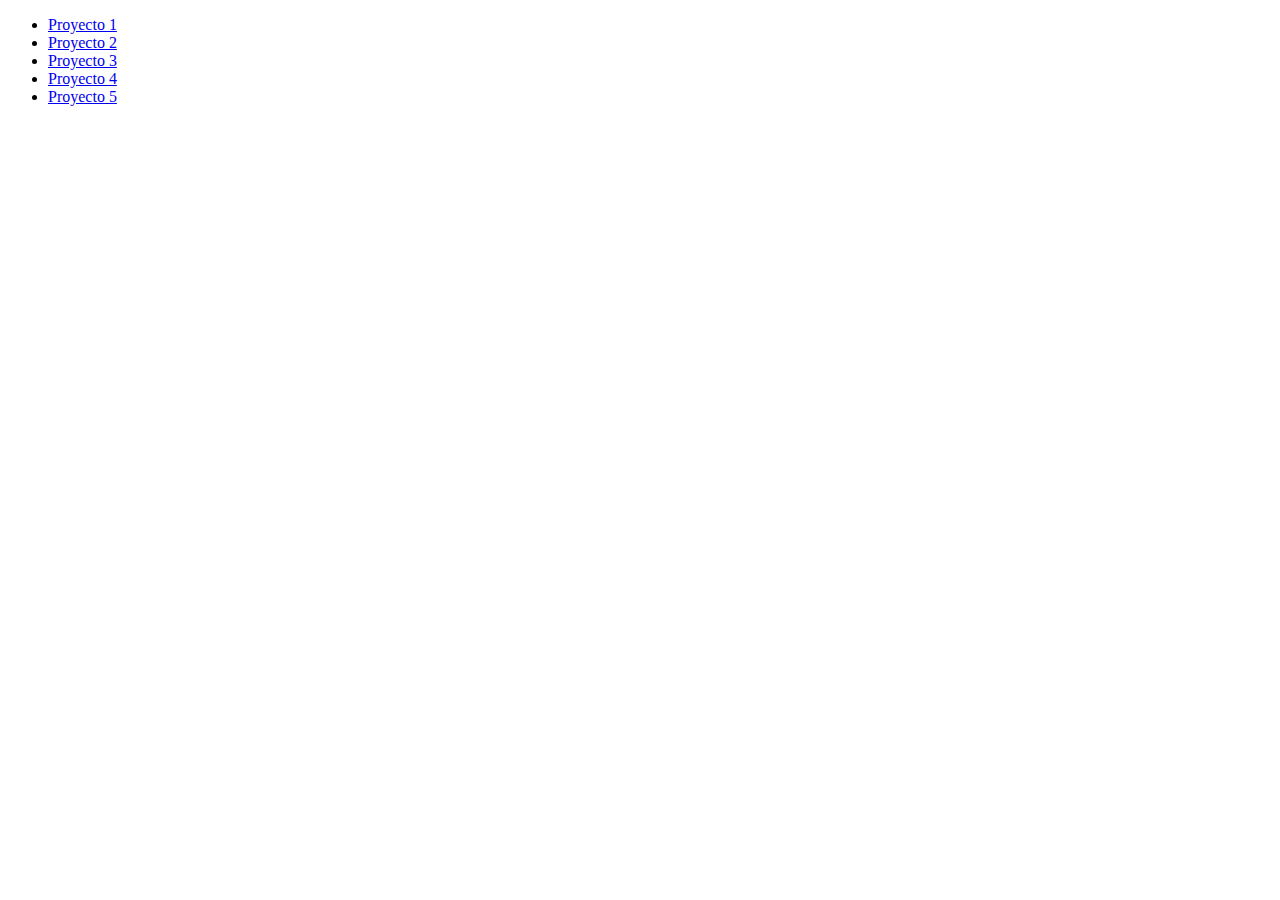
<file: index.html>
<!DOCTYPE html>
<html lang="en">
   <head>
      <meta charset="UTF-8" />
      <meta name="viewport" content="width=device-width, initial-scale=1.0" />
      <title>Document</title>
   </head>
   <body>
      <ul>
         <li>
            <a href="./four-card-feature-section-master/" target="_blank">
               Proyecto 1
            </a>
         </li>
         <li>
            <a href="./interactive-rating-component-main/" target="_blank">
               Proyecto 2
            </a>
         </li>
         <li>
            <a href="./product-preview-card-component-main/" target="_blank">
               Proyecto 3
            </a>
         </li>
         <li>
            <a href="./social-proof-section-master/" target="_blank">
               Proyecto 4
            </a>
         </li>
         <li>
            <a href="./testimonials-grid-section-main/" target="_blank">
               Proyecto 5
            </a>
         </li>
      </ul>
   </body>
</html>
</file>
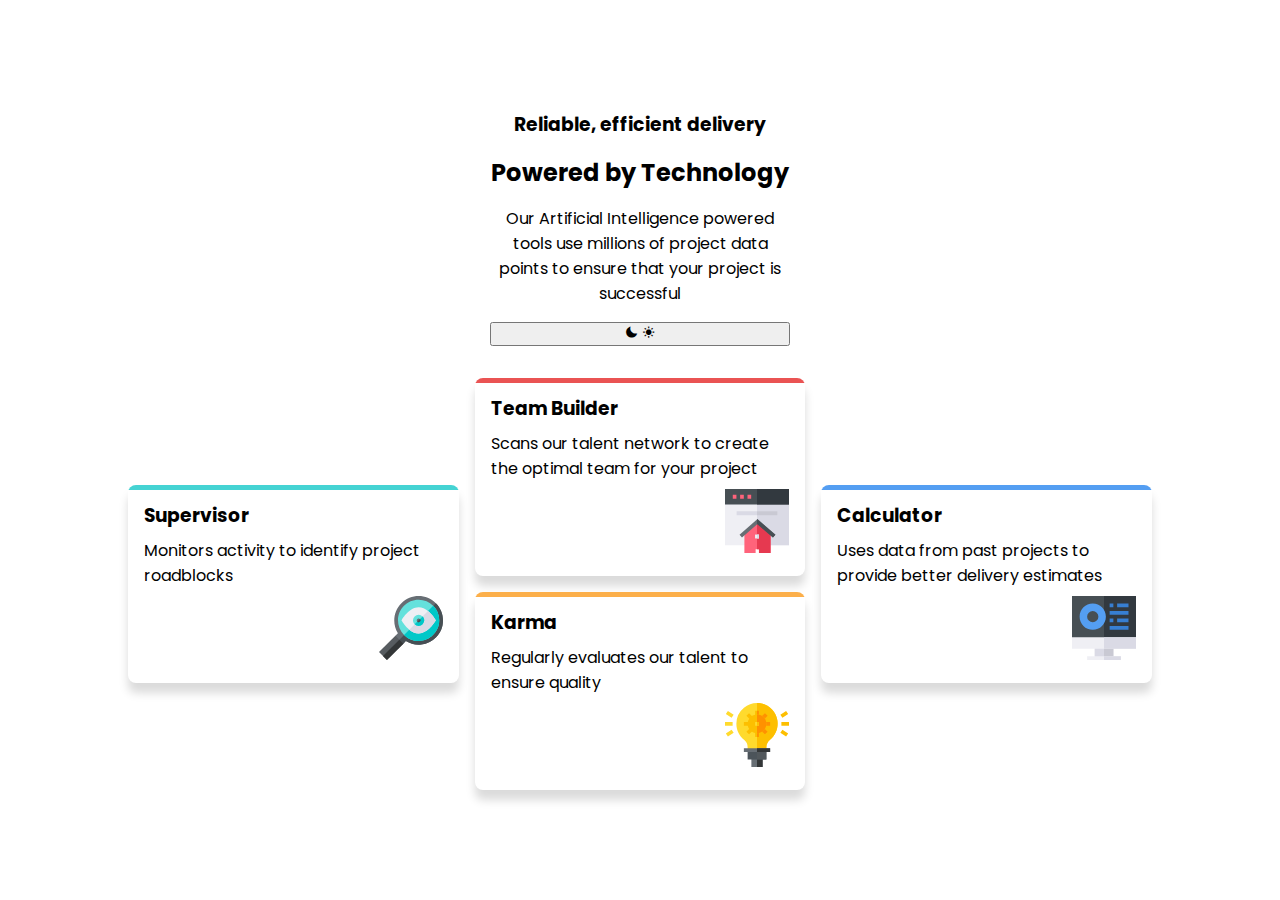
<file: four-card-feature-section-master/index.html>
<!DOCTYPE html>
<html lang="en">
   <head>
      <meta charset="UTF-8" />
      <meta name="viewport" content="width=device-width, initial-scale=1.0" />

      <link
         rel="icon"
         type="image/png"
         sizes="32x32"
         href="./src/images/favicon-32x32.png"
      />

      <title>Frontend Mentor | Four card feature section</title>
      <link
         href="https://unpkg.com/boxicons@2.1.4/css/boxicons.min.css"
         rel="stylesheet"
      />
      <link rel="stylesheet" href="./src/styles.css" />
      <script src="./src/main.js" defer></script>
   </head>
   <body>
      <div class="container">
         <div class="technology">
            <div class="technology__text">
               <h3>Reliable, efficient delivery</h3>
               <h2>Powered by Technology</h2>
               <p>
                  Our Artificial Intelligence powered tools use millions of
                  project data points to ensure that your project is successful
               </p>
               <button id="changeTheme">
                  <i class="bx bxs-moon"></i>
                  <i class="bx bxs-sun"></i>
               </button>
            </div>
            <div class="technology__cards">
               <div class="card">
                  <h3>Supervisor</h3>
                  <p>Monitors activity to identify project roadblocks</p>
                  <div class="card__img">
                     <img
                        src="./src/images/icon-supervisor.svg"
                        alt="supervisorSVG"
                     />
                  </div>
               </div>
               <div class="card">
                  <h3>Team Builder</h3>
                  <p>
                     Scans our talent network to create the optimal team for
                     your project
                  </p>
                  <div class="card__img">
                     <img
                        src="./src/images/icon-team-builder.svg"
                        alt="supervisorSVG"
                     />
                  </div>
               </div>
               <div class="card">
                  <h3>Karma</h3>
                  <p>Regularly evaluates our talent to ensure quality</p>
                  <div class="card__img">
                     <img
                        src="./src/images/icon-karma.svg"
                        alt="supervisorSVG"
                     />
                  </div>
               </div>
               <div class="card">
                  <h3>Calculator</h3>
                  <p>
                     Uses data from past projects to provide better delivery
                     estimates
                  </p>
                  <div class="card__img">
                     <img
                        src="./src/images/icon-calculator.svg"
                        alt="supervisorSVG"
                     />
                  </div>
               </div>
            </div>
         </div>
      </div>
   </body>
</html>
</file>
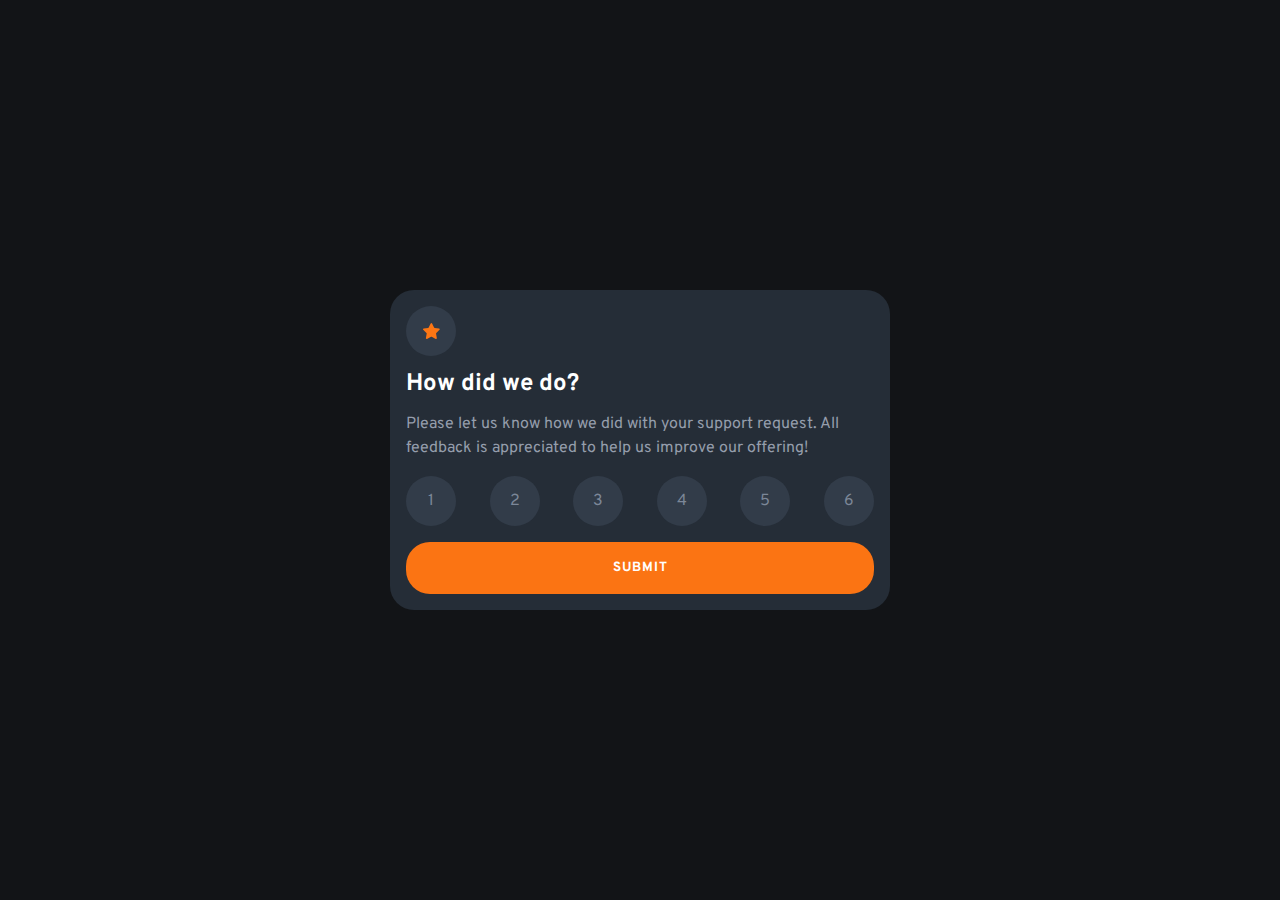
<file: interactive-rating-component-main/index.html>
<!DOCTYPE html>
<html lang="en">
  <head>
    <meta charset="UTF-8" />
    <meta name="viewport" content="width=device-width, initial-scale=1.0" />
    <!-- displays site properly based on user's device -->

    <link
      rel="icon"
      type="image/png"
      sizes="32x32"
      href="./src/images/favicon-32x32.png"
    />

    <title>Frontend Mentor | Interactive rating component</title>

    <link rel="stylesheet" href="./src/styles.css" />
  </head>
  <body>
    <div class="container">
      <div class="modal">
        <div class="logo">
          <svg width="17" height="16" xmlns="http://www.w3.org/2000/svg">
            <path
              d="m9.067.43 1.99 4.031c.112.228.33.386.58.422l4.45.647a.772.772 0 0 1 .427 1.316l-3.22 3.138a.773.773 0 0 0-.222.683l.76 4.431a.772.772 0 0 1-1.12.813l-3.98-2.092a.773.773 0 0 0-.718 0l-3.98 2.092a.772.772 0 0 1-1.119-.813l.76-4.431a.77.77 0 0 0-.222-.683L.233 6.846A.772.772 0 0 1 .661 5.53l4.449-.647a.772.772 0 0 0 .58-.422L7.68.43a.774.774 0 0 1 1.387 0Z"
              fill="#FC7614"
            />
          </svg>
        </div>
        <h2>How did we do?</h2>
        <p>
          Please let us know how we did with your support request. All feedback
          is appreciated to help us improve our offering!
        </p>
        <ul class="rating">
          <li class="rating__item">1</li>
          <li class="rating__item">2</li>
          <li class="rating__item">3</li>
          <li class="rating__item">4</li>
          <li class="rating__item">5</li>
          <li class="rating__item">6</li>
        </ul>
        <button class="btn">SUBMIT</button>
      </div>
    </div>
  </body>
</html>
</file>
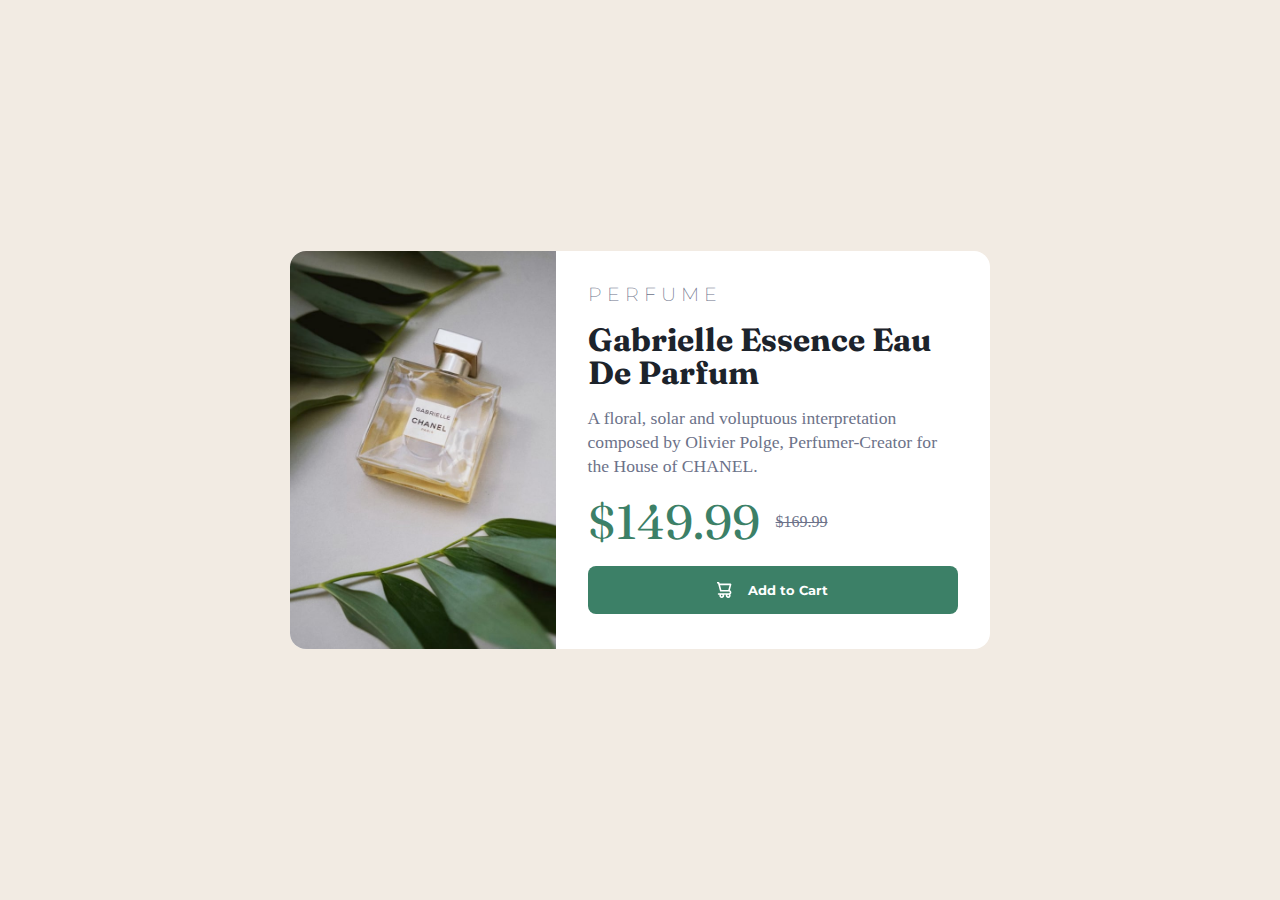
<file: product-preview-card-component-main/index.html>
<!DOCTYPE html>
<html lang="en">
  <head>
    <meta charset="UTF-8" />
    <meta name="viewport" content="width=device-width, initial-scale=1.0" />
    <link
      rel="icon"
      type="image/png"
      sizes="32x32"
      href="./src/images/favicon-32x32.png"
    />
    <title>Frontend Mentor | Product preview card component</title>
    <link rel="stylesheet" href="./src/styles.css" />
  </head>
  <body>
    <div class="container">
      <div class="product">
        <div class="product__img">
          <img
            class="img__mobile"
            src="./src/images/image-product-mobile.jpg"
            alt="image mobile"
          />
          <img
            class="img__desktop"
            src="./src/images/image-product-desktop.jpg"
            alt="image desktop"
          />
        </div>
        <div class="product__info">
          <h3>Perfume</h3>
          <h2>Gabrielle Essence Eau De Parfum</h2>
          <p>
            A floral, solar and voluptuous interpretation composed by Olivier
            Polge, Perfumer-Creator for the House of CHANEL.
          </p>
          <div class="product__info__price">
            <span>$149.99</span>
            <span>$169.99</span>
          </div>
          <button class="btn">
            <svg width="15" height="16" xmlns="http://www.w3.org/2000/svg">
              <path
                d="M14.383 10.388a2.397 2.397 0 0 0-1.518-2.222l1.494-5.593a.8.8 0 0 0-.144-.695.8.8 0 0 0-.631-.28H2.637L2.373.591A.8.8 0 0 0 1.598 0H0v1.598h.983l1.982 7.4a.8.8 0 0 0 .799.59h8.222a.8.8 0 0 1 0 1.599H1.598a.8.8 0 1 0 0 1.598h.943a2.397 2.397 0 1 0 4.507 0h1.885a2.397 2.397 0 1 0 4.331-.376 2.397 2.397 0 0 0 1.12-2.021ZM11.26 7.99H4.395L3.068 3.196h9.477L11.26 7.991Zm-6.465 6.392a.8.8 0 1 1 0-1.598.8.8 0 0 1 0 1.598Zm6.393 0a.8.8 0 1 1 0-1.598.8.8 0 0 1 0 1.598Z"
              />
            </svg>
            <span>Add to Cart</span>
          </button>
        </div>
      </div>
    </div>
  </body>
</html>
</file>
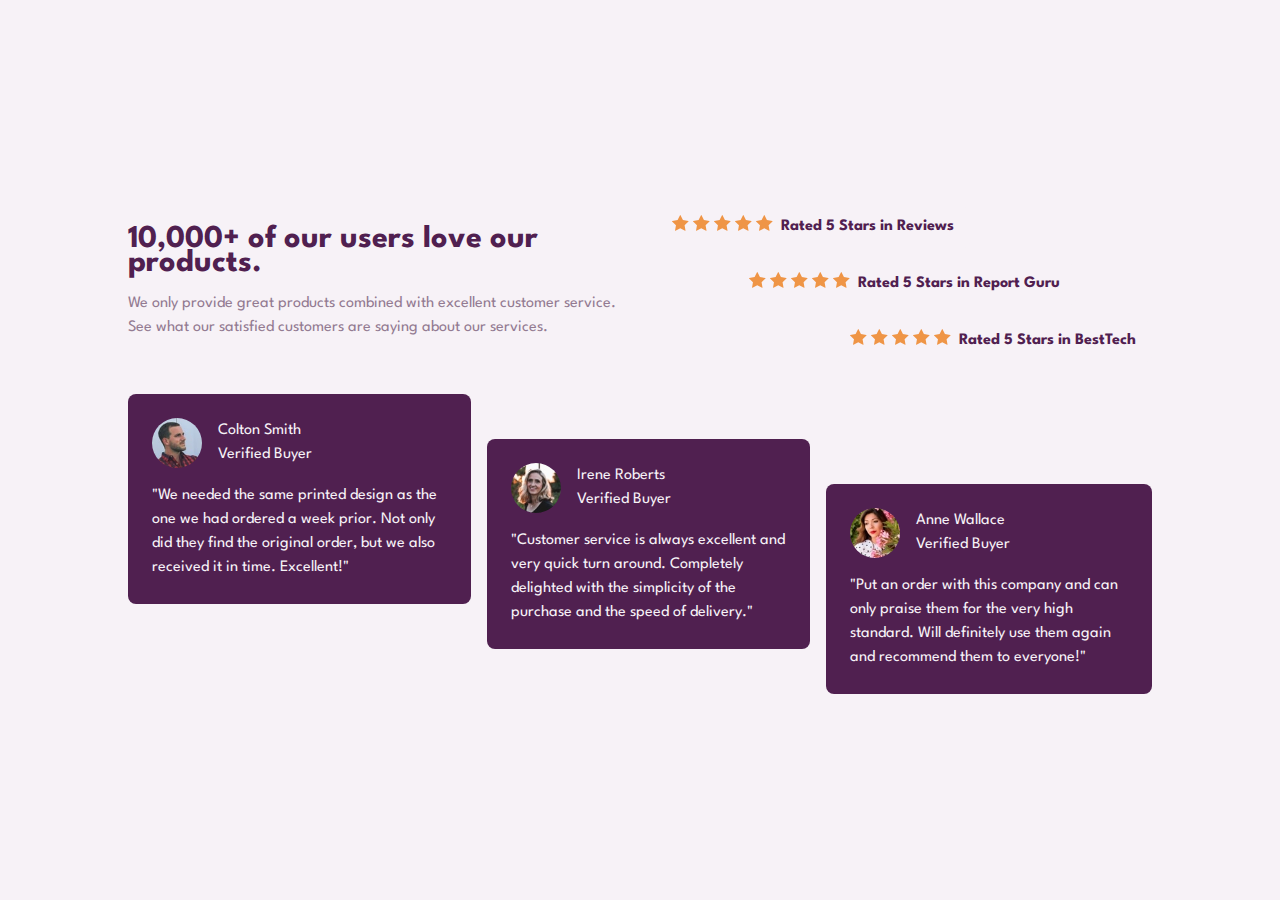
<file: social-proof-section-master/index.html>
<!DOCTYPE html>
<html lang="en">
   <head>
      <meta charset="UTF-8" />
      <meta name="viewport" content="width=device-width, initial-scale=1.0" />

      <link
         rel="icon"
         type="image/png"
         sizes="32x32"
         href=".src/images/favicon-32x32.png"
      />

      <title>Frontend Mentor | Social proof section</title>
      <link rel="stylesheet" href="./src/styles.css" />
   </head>
   <body>
      <div class="container">
         <div class="social">
            <div class="social__head">
               <div class="social__head__info">
                  <h2>10,000+ of our users love our products.</h2>
                  <p>
                     We only provide great products combined with excellent
                     customer service. See what our satisfied customers are
                     saying about our services.
                  </p>
               </div>
               <div class="social__head__rating">
                  <div class="item__rating">
                     <div class="stars">
                        <svg
                           width="17"
                           height="16"
                           xmlns="http://www.w3.org/2000/svg"
                        >
                           <path
                              d="M16.539 6.097a.297.297 0 00-.24-.202l-5.36-.779L8.542.26a.296.296 0 00-.53 0L5.613 5.117l-5.36.779a.297.297 0 00-.165.505l3.88 3.78-.917 5.34a.297.297 0 00.43.312l4.795-2.52 4.794 2.52a.296.296 0 00.43-.313l-.916-5.338L16.464 6.4c.08-.08.11-.197.075-.304z"
                              fill="#EF9546"
                              fill-rule="nonzero"
                           />
                        </svg>
                        <svg
                           width="17"
                           height="16"
                           xmlns="http://www.w3.org/2000/svg"
                        >
                           <path
                              d="M16.539 6.097a.297.297 0 00-.24-.202l-5.36-.779L8.542.26a.296.296 0 00-.53 0L5.613 5.117l-5.36.779a.297.297 0 00-.165.505l3.88 3.78-.917 5.34a.297.297 0 00.43.312l4.795-2.52 4.794 2.52a.296.296 0 00.43-.313l-.916-5.338L16.464 6.4c.08-.08.11-.197.075-.304z"
                              fill="#EF9546"
                              fill-rule="nonzero"
                           />
                        </svg>
                        <svg
                           width="17"
                           height="16"
                           xmlns="http://www.w3.org/2000/svg"
                        >
                           <path
                              d="M16.539 6.097a.297.297 0 00-.24-.202l-5.36-.779L8.542.26a.296.296 0 00-.53 0L5.613 5.117l-5.36.779a.297.297 0 00-.165.505l3.88 3.78-.917 5.34a.297.297 0 00.43.312l4.795-2.52 4.794 2.52a.296.296 0 00.43-.313l-.916-5.338L16.464 6.4c.08-.08.11-.197.075-.304z"
                              fill="#EF9546"
                              fill-rule="nonzero"
                           />
                        </svg>
                        <svg
                           width="17"
                           height="16"
                           xmlns="http://www.w3.org/2000/svg"
                        >
                           <path
                              d="M16.539 6.097a.297.297 0 00-.24-.202l-5.36-.779L8.542.26a.296.296 0 00-.53 0L5.613 5.117l-5.36.779a.297.297 0 00-.165.505l3.88 3.78-.917 5.34a.297.297 0 00.43.312l4.795-2.52 4.794 2.52a.296.296 0 00.43-.313l-.916-5.338L16.464 6.4c.08-.08.11-.197.075-.304z"
                              fill="#EF9546"
                              fill-rule="nonzero"
                           />
                        </svg>
                        <svg
                           width="17"
                           height="16"
                           xmlns="http://www.w3.org/2000/svg"
                        >
                           <path
                              d="M16.539 6.097a.297.297 0 00-.24-.202l-5.36-.779L8.542.26a.296.296 0 00-.53 0L5.613 5.117l-5.36.779a.297.297 0 00-.165.505l3.88 3.78-.917 5.34a.297.297 0 00.43.312l4.795-2.52 4.794 2.52a.296.296 0 00.43-.313l-.916-5.338L16.464 6.4c.08-.08.11-.197.075-.304z"
                              fill="#EF9546"
                              fill-rule="nonzero"
                           />
                        </svg>
                     </div>
                     <p>Rated 5 Stars in Reviews</p>
                  </div>
                  <div class="item__rating">
                     <div class="stars">
                        <svg
                           width="17"
                           height="16"
                           xmlns="http://www.w3.org/2000/svg"
                        >
                           <path
                              d="M16.539 6.097a.297.297 0 00-.24-.202l-5.36-.779L8.542.26a.296.296 0 00-.53 0L5.613 5.117l-5.36.779a.297.297 0 00-.165.505l3.88 3.78-.917 5.34a.297.297 0 00.43.312l4.795-2.52 4.794 2.52a.296.296 0 00.43-.313l-.916-5.338L16.464 6.4c.08-.08.11-.197.075-.304z"
                              fill="#EF9546"
                              fill-rule="nonzero"
                           />
                        </svg>
                        <svg
                           width="17"
                           height="16"
                           xmlns="http://www.w3.org/2000/svg"
                        >
                           <path
                              d="M16.539 6.097a.297.297 0 00-.24-.202l-5.36-.779L8.542.26a.296.296 0 00-.53 0L5.613 5.117l-5.36.779a.297.297 0 00-.165.505l3.88 3.78-.917 5.34a.297.297 0 00.43.312l4.795-2.52 4.794 2.52a.296.296 0 00.43-.313l-.916-5.338L16.464 6.4c.08-.08.11-.197.075-.304z"
                              fill="#EF9546"
                              fill-rule="nonzero"
                           />
                        </svg>
                        <svg
                           width="17"
                           height="16"
                           xmlns="http://www.w3.org/2000/svg"
                        >
                           <path
                              d="M16.539 6.097a.297.297 0 00-.24-.202l-5.36-.779L8.542.26a.296.296 0 00-.53 0L5.613 5.117l-5.36.779a.297.297 0 00-.165.505l3.88 3.78-.917 5.34a.297.297 0 00.43.312l4.795-2.52 4.794 2.52a.296.296 0 00.43-.313l-.916-5.338L16.464 6.4c.08-.08.11-.197.075-.304z"
                              fill="#EF9546"
                              fill-rule="nonzero"
                           />
                        </svg>
                        <svg
                           width="17"
                           height="16"
                           xmlns="http://www.w3.org/2000/svg"
                        >
                           <path
                              d="M16.539 6.097a.297.297 0 00-.24-.202l-5.36-.779L8.542.26a.296.296 0 00-.53 0L5.613 5.117l-5.36.779a.297.297 0 00-.165.505l3.88 3.78-.917 5.34a.297.297 0 00.43.312l4.795-2.52 4.794 2.52a.296.296 0 00.43-.313l-.916-5.338L16.464 6.4c.08-.08.11-.197.075-.304z"
                              fill="#EF9546"
                              fill-rule="nonzero"
                           />
                        </svg>
                        <svg
                           width="17"
                           height="16"
                           xmlns="http://www.w3.org/2000/svg"
                        >
                           <path
                              d="M16.539 6.097a.297.297 0 00-.24-.202l-5.36-.779L8.542.26a.296.296 0 00-.53 0L5.613 5.117l-5.36.779a.297.297 0 00-.165.505l3.88 3.78-.917 5.34a.297.297 0 00.43.312l4.795-2.52 4.794 2.52a.296.296 0 00.43-.313l-.916-5.338L16.464 6.4c.08-.08.11-.197.075-.304z"
                              fill="#EF9546"
                              fill-rule="nonzero"
                           />
                        </svg>
                     </div>
                     <p>Rated 5 Stars in Report Guru</p>
                  </div>
                  <div class="item__rating">
                     <div class="stars">
                        <svg
                           width="17"
                           height="16"
                           xmlns="http://www.w3.org/2000/svg"
                        >
                           <path
                              d="M16.539 6.097a.297.297 0 00-.24-.202l-5.36-.779L8.542.26a.296.296 0 00-.53 0L5.613 5.117l-5.36.779a.297.297 0 00-.165.505l3.88 3.78-.917 5.34a.297.297 0 00.43.312l4.795-2.52 4.794 2.52a.296.296 0 00.43-.313l-.916-5.338L16.464 6.4c.08-.08.11-.197.075-.304z"
                              fill="#EF9546"
                              fill-rule="nonzero"
                           />
                        </svg>
                        <svg
                           width="17"
                           height="16"
                           xmlns="http://www.w3.org/2000/svg"
                        >
                           <path
                              d="M16.539 6.097a.297.297 0 00-.24-.202l-5.36-.779L8.542.26a.296.296 0 00-.53 0L5.613 5.117l-5.36.779a.297.297 0 00-.165.505l3.88 3.78-.917 5.34a.297.297 0 00.43.312l4.795-2.52 4.794 2.52a.296.296 0 00.43-.313l-.916-5.338L16.464 6.4c.08-.08.11-.197.075-.304z"
                              fill="#EF9546"
                              fill-rule="nonzero"
                           />
                        </svg>
                        <svg
                           width="17"
                           height="16"
                           xmlns="http://www.w3.org/2000/svg"
                        >
                           <path
                              d="M16.539 6.097a.297.297 0 00-.24-.202l-5.36-.779L8.542.26a.296.296 0 00-.53 0L5.613 5.117l-5.36.779a.297.297 0 00-.165.505l3.88 3.78-.917 5.34a.297.297 0 00.43.312l4.795-2.52 4.794 2.52a.296.296 0 00.43-.313l-.916-5.338L16.464 6.4c.08-.08.11-.197.075-.304z"
                              fill="#EF9546"
                              fill-rule="nonzero"
                           />
                        </svg>
                        <svg
                           width="17"
                           height="16"
                           xmlns="http://www.w3.org/2000/svg"
                        >
                           <path
                              d="M16.539 6.097a.297.297 0 00-.24-.202l-5.36-.779L8.542.26a.296.296 0 00-.53 0L5.613 5.117l-5.36.779a.297.297 0 00-.165.505l3.88 3.78-.917 5.34a.297.297 0 00.43.312l4.795-2.52 4.794 2.52a.296.296 0 00.43-.313l-.916-5.338L16.464 6.4c.08-.08.11-.197.075-.304z"
                              fill="#EF9546"
                              fill-rule="nonzero"
                           />
                        </svg>
                        <svg
                           width="17"
                           height="16"
                           xmlns="http://www.w3.org/2000/svg"
                        >
                           <path
                              d="M16.539 6.097a.297.297 0 00-.24-.202l-5.36-.779L8.542.26a.296.296 0 00-.53 0L5.613 5.117l-5.36.779a.297.297 0 00-.165.505l3.88 3.78-.917 5.34a.297.297 0 00.43.312l4.795-2.52 4.794 2.52a.296.296 0 00.43-.313l-.916-5.338L16.464 6.4c.08-.08.11-.197.075-.304z"
                              fill="#EF9546"
                              fill-rule="nonzero"
                           />
                        </svg>
                     </div>
                     <p>Rated 5 Stars in BestTech</p>
                  </div>
               </div>
            </div>
            <div class="social__testimonials">
               <div class="testimonial">
                  <div class="testimonial__yourself">
                     <div class="testimonial__yourself__img">
                        <img
                           src="./src/images/image-colton.jpg"
                           alt="image colton"
                        />
                     </div>
                     <div class="testimonial__yourself__info">
                        <p>Colton Smith</p>
                        <p>Verified Buyer</p>
                     </div>
                  </div>
                  <p>
                     "We needed the same printed design as the one we had
                     ordered a week prior. Not only did they find the original
                     order, but we also received it in time. Excellent!"
                  </p>
               </div>
               <div class="testimonial">
                  <div class="testimonial__yourself">
                     <div class="testimonial__yourself__img">
                        <img
                           src="./src/images/image-irene.jpg"
                           alt="image colton"
                        />
                     </div>
                     <div class="testimonial__yourself__info">
                        <p>Irene Roberts</p>
                        <p>Verified Buyer</p>
                     </div>
                  </div>
                  <p>
                     "Customer service is always excellent and very quick turn
                     around. Completely delighted with the simplicity of the
                     purchase and the speed of delivery."
                  </p>
               </div>
               <div class="testimonial">
                  <div class="testimonial__yourself">
                     <div class="testimonial__yourself__img">
                        <img
                           src="./src/images/image-anne.jpg"
                           alt="image colton"
                        />
                     </div>
                     <div class="testimonial__yourself__info">
                        <p>Anne Wallace</p>
                        <p>Verified Buyer</p>
                     </div>
                  </div>
                  <p>
                     "Put an order with this company and can only praise them
                     for the very high standard. Will definitely use them again
                     and recommend them to everyone!"
                  </p>
               </div>
            </div>
         </div>
      </div>
   </body>
</html>
</file>
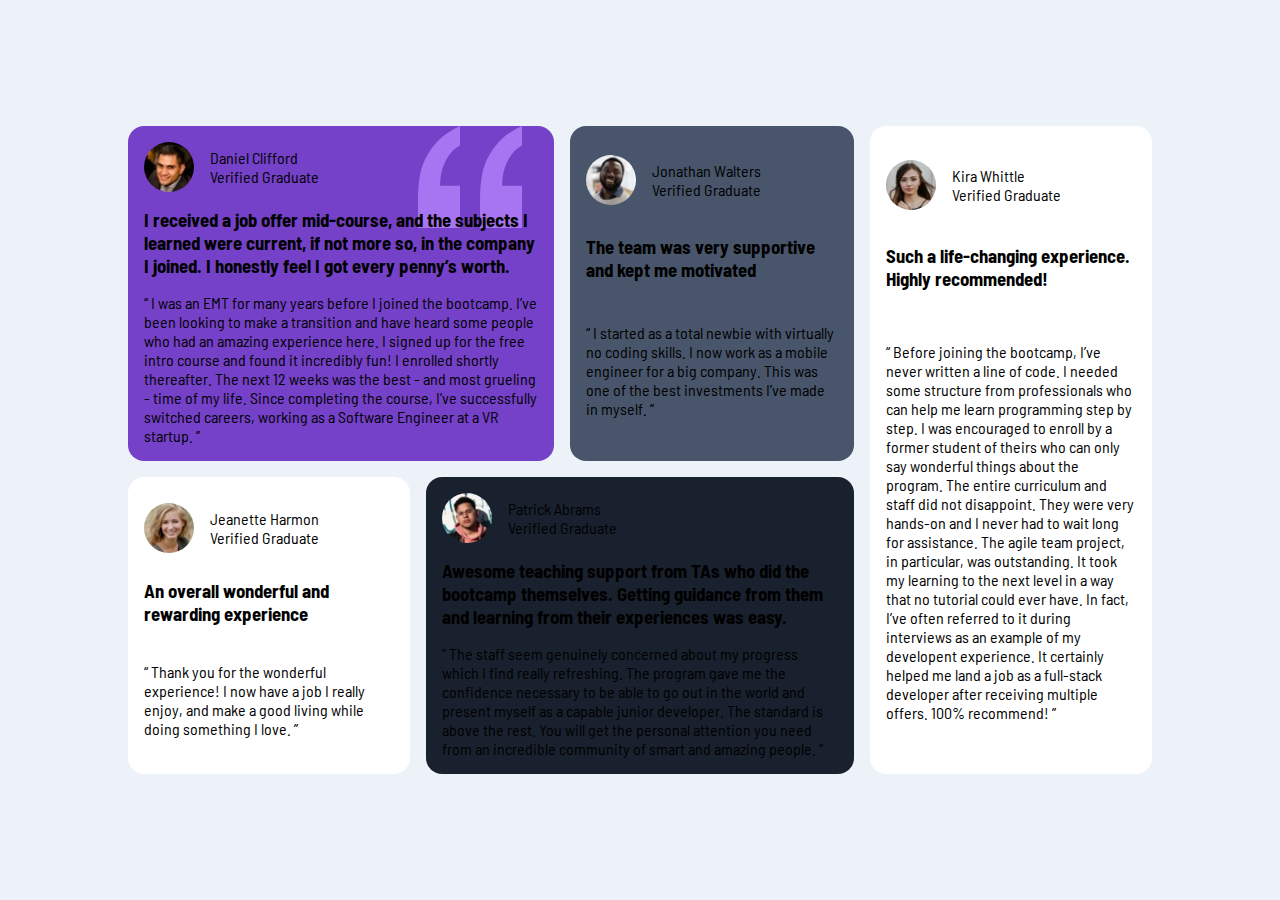
<file: testimonials-grid-section-main/index.html>
<!DOCTYPE html>
<html lang="en">
   <head>
      <meta charset="UTF-8" />
      <meta name="viewport" content="width=device-width, initial-scale=1.0" />

      <link
         rel="icon"
         type="image/png"
         sizes="32x32"
         href="./src/images/favicon-32x32.png"
      />

      <title>Frontend Mentor | Testimonials</title>
      <link rel="stylesheet" href="./src/styles.css" />
   </head>
   <body>
      <div class="container">
         <div class="Testimonials">
            <div class="testimonial">
               <svg
                  class="quote"
                  width="104"
                  height="102"
                  xmlns="http://www.w3.org/2000/svg"
               >
                  <path
                     d="M104 102V59.727H84.114c0-5.871.689-11.182 2.068-15.933 1.379-4.75 3.42-9.287 6.125-13.61C95.01 25.86 98.909 22.257 104 19.375V0c-9.758 4.27-17.712 9.874-23.864 16.813-6.151 6.939-10.712 14.545-13.681 22.818C63.485 47.904 62 59.941 62 75.74V102h42zm-62 0V59.727H22.114c0-5.871.689-11.182 2.068-15.933 1.379-4.75 3.42-9.287 6.125-13.61C33.01 25.86 36.909 22.257 42 19.375V0c-9.652 4.27-17.58 9.874-23.784 16.813C12.01 23.752 7.424 31.358 4.455 39.631 1.485 47.904 0 59.941 0 75.74V102h42z"
                     fill="#A775F1"
                     fill-rule="nonzero"
                  />
               </svg>
               <div class="testimonial__info">
                  <div class="testimonial__info__img">
                     <img src="./src/images/image-daniel.jpg" alt="Daniel" />
                  </div>
                  <div class="testimonial__info__p">
                     <p>Daniel Clifford</p>
                     <p>Verified Graduate</p>
                  </div>
               </div>
               <h3>
                  I received a job offer mid-course, and the subjects I learned
                  were current, if not more so, in the company I joined. I
                  honestly feel I got every penny’s worth.
               </h3>
               <p>
                  “ I was an EMT for many years before I joined the bootcamp.
                  I’ve been looking to make a transition and have heard some
                  people who had an amazing experience here. I signed up for the
                  free intro course and found it incredibly fun! I enrolled
                  shortly thereafter. The next 12 weeks was the best - and most
                  grueling - time of my life. Since completing the course, I’ve
                  successfully switched careers, working as a Software Engineer
                  at a VR startup. ”
               </p>
            </div>
            <div class="testimonial">
               <div class="testimonial__info">
                  <div class="testimonial__info__img">
                     <img
                        src="./src/images/image-jonathan.jpg"
                        alt="Jonathan"
                     />
                  </div>
                  <div class="testimonial__info__p">
                     <p>Jonathan Walters</p>
                     <p>Verified Graduate</p>
                  </div>
               </div>
               <h3>The team was very supportive and kept me motivated</h3>
               <p>
                  “ I started as a total newbie with virtually no coding skills.
                  I now work as a mobile engineer for a big company. This was
                  one of the best investments I’ve made in myself. ”
               </p>
            </div>
            <div class="testimonial">
               <div class="testimonial__info">
                  <div class="testimonial__info__img">
                     <img
                        src="./src/images/image-jeanette.jpg"
                        alt="Jeanette"
                     />
                  </div>
                  <div class="testimonial__info__p">
                     <p>Jeanette Harmon</p>
                     <p>Verified Graduate</p>
                  </div>
               </div>
               <h3>An overall wonderful and rewarding experience</h3>
               <p>
                  “ Thank you for the wonderful experience! I now have a job I
                  really enjoy, and make a good living while doing something I
                  love. ”
               </p>
            </div>
            <div class="testimonial">
               <div class="testimonial__info">
                  <div class="testimonial__info__img">
                     <img src="./src/images/image-patrick.jpg" alt="Patrick" />
                  </div>
                  <div class="testimonial__info__p">
                     <p>Patrick Abrams</p>
                     <p>Verified Graduate</p>
                  </div>
               </div>
               <h3>
                  Awesome teaching support from TAs who did the bootcamp
                  themselves. Getting guidance from them and learning from their
                  experiences was easy.
               </h3>
               <p>
                  “ The staff seem genuinely concerned about my progress which I
                  find really refreshing. The program gave me the confidence
                  necessary to be able to go out in the world and present myself
                  as a capable junior developer. The standard is above the rest.
                  You will get the personal attention you need from an
                  incredible community of smart and amazing people. ”
               </p>
            </div>
            <div class="testimonial">
               <div class="testimonial__info">
                  <div class="testimonial__info__img">
                     <img src="./src/images/image-kira.jpg" alt="Kira" />
                  </div>
                  <div class="testimonial__info__p">
                     <p>Kira Whittle</p>
                     <p>Verified Graduate</p>
                  </div>
               </div>
               <h3>Such a life-changing experience. Highly recommended!</h3>
               <p>
                  “ Before joining the bootcamp, I’ve never written a line of
                  code. I needed some structure from professionals who can help
                  me learn programming step by step. I was encouraged to enroll
                  by a former student of theirs who can only say wonderful
                  things about the program. The entire curriculum and staff did
                  not disappoint. They were very hands-on and I never had to
                  wait long for assistance. The agile team project, in
                  particular, was outstanding. It took my learning to the next
                  level in a way that no tutorial could ever have. In fact, I’ve
                  often referred to it during interviews as an example of my
                  developent experience. It certainly helped me land a job as a
                  full-stack developer after receiving multiple offers. 100%
                  recommend! ”
               </p>
            </div>
         </div>
      </div>
   </body>
</html>
</file>
<file: four-card-feature-section-master/src/styles.css>
@import url("https://fonts.googleapis.com/css2?family=Poppins:wght@200;400;600&display=swap");
:root {
   --Red: hsl(0, 78%, 62%);
   --Cyan: hsl(180, 62%, 55%);
   --Orange: hsl(34, 97%, 64%);
   --Blue: hsl(212, 86%, 64%);
   --VeryDarkBlue: hsl(234, 12%, 34%);
   --GrayishBlue: hsl(229, 6%, 66%);
   --VeryLightGray: hsl(0, 0%, 98%);
   --bg: #fff;
   --color: #000;
}
* {
   margin: 0;
   padding: 0;
   box-sizing: border-box;
   font-family: "Poppins", sans-serif;
}
body {
   background-color: var(--bg);
   color: var(--color);
   transition: background-color 0.5s, color 0.5s;
}
body.darkmode {
   --bg: #000;
   --color: #fff;
}
/* img {
   width: 100%;
   display: block;
} */
.container {
   padding: 3rem 1rem;
   display: grid;
   place-items: center;
   min-height: 100vh;
}
.technology {
   max-width: 1024px;
   display: grid;
   gap: 2rem;
}
.technology__text {
   display: grid;
   gap: 1rem;
   text-align: center;
   max-width: 300px;
   margin: 0 auto;
}
.technology__cards {
   display: grid;
   gap: 1rem;
}
.card {
   padding: 1rem;
   display: flex;
   flex-direction: column;
   gap: 0.5rem;
   border-radius: 0.5rem;
   box-shadow: 0px 10px 10px #00000025;
   position: relative;
   overflow: hidden;
}
.card::before {
   position: absolute;
   top: 0;
   left: 0;
   content: "";
   width: 100%;
   height: 5px;
}
.card:nth-child(1)::before {
   background-color: var(--Cyan);
}
.card:nth-child(2)::before {
   background-color: var(--Red);
}
.card:nth-child(3)::before {
   background-color: var(--Orange);
}
.card:nth-child(4)::before {
   background-color: var(--Blue);
}
.card__img {
   align-self: flex-end;
}

@media (min-width: 700px) {
   .technology__cards {
      grid-template-areas:
         ".     item2     ."
         "item1 item2 item4"
         "item1 item3 item4"
         ".     item3     .";
   }
   .card:nth-child(1) {
      grid-area: item1;
   }
   .card:nth-child(2) {
      grid-area: item2;
   }
   .card:nth-child(3) {
      grid-area: item3;
   }
   .card:nth-child(4) {
      grid-area: item4;
   }
}
</file>
<file: interactive-rating-component-main/src/styles.css>
@import url("https://fonts.googleapis.com/css2?family=Overpass:wght@400;700&display=swap");

:root {
  --Orange: hsl(25, 97%, 53%);
  --White: hsl(0, 0%, 100%);
  --LightGrey: hsl(217, 12%, 63%);
  --MediumGrey: hsl(216, 12%, 54%);
  --DarkBlueItem: hsl(214, 19%, 24%);
  --DarkBlue: hsl(213, 20%, 18%);
  --VeryDarkBlue: hsl(216, 12%, 8%);
}

* {
  margin: 0;
  padding: 0;
  box-sizing: border-box;
  font-family: "Overpass", sans-serif;
  line-height: 1.5rem;
}
ul {
  list-style: none;
}
body {
  color: var(--White);
}
.container {
  min-height: 100vh;
  padding: 1rem;
  background-color: var(--VeryDarkBlue);
  /* display: grid;
  place-items: center; */
  display: flex;
  justify-content: center;
  align-items: center;
}
.modal {
  background-color: var(--DarkBlue);
  max-width: 500px;
  padding: 1rem;
  border-radius: 1.5rem;
  display: flex;
  flex-direction: column;
  gap: 1rem;
}
.logo {
  background-color: var(--DarkBlueItem);
  width: 50px;
  height: 50px;
  border-radius: 50%;
  display: flex;
  justify-content: center;
  align-items: center;
}
.modal p {
  color: var(--LightGrey);
}
.rating {
  display: flex;
  justify-content: space-between;
}
.rating__item {
  background-color: var(--DarkBlueItem);
  color: var(--MediumGrey);
  width: 50px;
  height: 50px;
  border-radius: 50%;
  border: 2px solid transparent;
  display: flex;
  justify-content: center;
  align-items: center;
  user-select: none;
  /* para que el usuario no pueda seleccionar el elemento */
  cursor: pointer;
  transition: background-color 0.5s, border 0.5s, color 0.5s;
}
.rating__item:hover {
  background-color: red;
  background-color: transparent;
  border: 2px solid var(--Orange);
  color: var(--Orange);
}
.btn {
  padding: 12px 0;
  border-radius: 1.5rem;
  border: none;
  outline: none;
  letter-spacing: 1px;
  color: var(--White);
  background-color: var(--Orange);
  border: 2px solid transparent;
  font-weight: 700;
  cursor: pointer;
  transition: background-color 0.5s, border 0.5s, transform 0.5s, color 0.5s;
}
.btn:hover {
  background-color: transparent;
  border: 2px solid var(--Orange);
}
.btn:active {
  transform: scale(0.9);
  color: var(--Orange);
}
</file>
<file: product-preview-card-component-main/src/styles.css>
@import url("https://fonts.googleapis.com/css2?family=Fraunces:wght@700&family=Montserrat:wght@500;700&display=swap");

:root {
  --Darkcyan: hsl(158, 36%, 37%);
  --Cream: hsl(30, 38%, 92%);
  --Verydarkblue: hsl(212, 21%, 14%);
  --Darkgrayishblue: hsl(228, 12%, 48%);
  --White: hsl(0, 0%, 100%);
}
* {
  margin: 0;
  padding: 0;
  box-sizing: border-box;
  line-height: 1.5rem;
}
body {
  background-color: var(--Cream);
}
img {
  width: 100%;
  display: block;
}
.ff {
  font-family: "Fraunces", serif;
  font-family: "Montserrat", sans-serif;
}
.img__mobile {
  display: block;
}
.img__desktop {
  display: none;
}
.container {
  padding: 1rem;
  display: flex;
  justify-content: center;
  align-items: center;

  min-height: 100vh;
}
.product {
  background-color: var(--White);
  border-radius: 1rem;
  overflow: hidden;
}
.product__info {
  display: flex;
  flex-direction: column;
  gap: 1rem;
  padding: 2rem;
}
.product__info h3 {
  color: var(--Darkgrayishblue);
  font-family: "Montserrat", sans-serif;
  text-transform: uppercase;
  font-weight: 200;
  letter-spacing: 5px;
}
.product__info h2 {
  color: var(--Verydarkblue);
  font-family: "Fraunces", serif;
  font-size: 2rem;
  line-height: 2.1rem;
}
.product__info p {
  color: var(--Darkgrayishblue);
  font-size: 1.1rem;
  font-weight: 500;
}
.product__info__price {
  display: flex;
  padding: 1rem 0;
  gap: 1rem;
}

.product__info__price span:nth-child(1) {
  font-size: 3rem;
  font-family: "Fraunces", serif;
  color: var(--Darkcyan);
}
.product__info__price span:nth-child(2) {
  color: var(--Darkgrayishblue);
  text-decoration: line-through;
}

.btn {
  border: none;
  outline: none;
  padding: 10px 0;
  border-radius: 0.5rem;
  color: #fff;
  background-color: var(--Darkcyan);
  cursor: pointer;

  display: flex;
  justify-content: center;
  align-items: center;
  gap: 1rem;
  font-weight: bold;
  font-family: "Montserrat", sans-serif;
  border: 2px solid transparent;
  transition: border 0.5s, background-color 0.5s, color 0.5s, fill 0.5s;
  fill: var(--White);
}
.btn:hover {
  border: 2px solid var(--Darkcyan);
  background-color: transparent;
  color: var(--Darkcyan);
  fill: var(--Darkcyan);
}

/* .btn svg {
  animation: animationIconCar 2s infinite;
}
@keyframes animationIconCar {
  0% {
    transform: translateY(5px);
  }
  50% {
    transform: translateY(0px);
  }
  100% {
    transform: translateY(5px);
  }
} */
.btn span {
  transition: transform 0.5s;
}
.btn:hover span {
  transform: translateX(-10px);
}

@media (min-width: 700px) {
  .img__mobile {
    display: none;
  }
  .img__desktop {
    display: block;
  }
  .product {
    display: flex;
    max-width: 700px;
  }
}
</file>
<file: social-proof-section-master/src/styles.css>
@import url("https://fonts.googleapis.com/css2?family=League+Spartan:wght@400;500;700&display=swap");
:root {
   --VeryDarkMagenta: hsl(300, 43%, 22%);
   --SoftPink: hsl(333, 80%, 67%);
   --DarkGrayishMagenta: hsl(303, 10%, 53%);
   --LightGrayishMagenta: hsl(300, 24%, 96%);
   --White: hsl(0, 0%, 100%);
}
* {
   margin: 0;
   padding: 0;
   box-sizing: border-box;
   font-family: "League Spartan", sans-serif;
   line-height: 1.5rem;
}
img {
   width: 100%;
   display: block;
}
.container {
   padding: 3rem 1rem;
   background-color: var(--LightGrayishMagenta);
}
.social {
   max-width: 1024px;
   display: grid;
   gap: 2rem;
   user-select: none;
}
.social__head {
   display: flex;
   flex-direction: column;
   gap: 2rem;
}
.social__head__info {
   text-align: center;
   color: var(--DarkGrayishMagenta);
   display: flex;
   flex-direction: column;
   gap: 1rem;
}
.social__head__info h2 {
   color: var(--VeryDarkMagenta);
   font-size: 2rem;
}
.social__head__rating {
   display: flex;
   flex-direction: column;
   gap: 1rem;
}
.item__rating {
   border-radius: 0.5rem;
   padding: 0.5rem 1rem;
   background-color: var(--LightGrayishMagenta);
   display: flex;
   flex-direction: column;
   align-items: center;
   gap: 0.5rem;
}
.item__rating p {
   font-weight: 700;
   color: var(--VeryDarkMagenta);
}
.social__testimonials {
   display: flex;
   flex-direction: column;
   gap: 1rem;
}
.testimonial {
   background-color: var(--VeryDarkMagenta);
   padding: 1.5rem;
   border-radius: 0.5rem;
   color: var(--LightGrayishMagenta);
   display: flex;
   flex-direction: column;
   gap: 1rem;
}
.testimonial__yourself {
   display: flex;
   align-items: center;
   gap: 1rem;
}
.testimonial__yourself__img {
   width: 50px;
   border-radius: 50%;
   overflow: hidden;
}
testimonial__yourself__info p:nth-child(2) {
   color: var(--SoftPink);
   margin-top: 0.2rem;
}
@media (min-width: 700px) {
   .container {
      min-height: 100vh;
      display: grid;
      place-items: center;
   }
   .social__head {
      flex-direction: row;
      justify-content: space-between;
   }
   .social__head__info {
      width: 50%;
      text-align: left;
      justify-content: center;
   }
   .social__head__rating {
      width: 50%;
   }
   .item__rating {
      flex-direction: row;
      align-items: center;
      justify-content: center;
   }
   .item__rating:nth-child(1) {
      align-self: flex-start;
   }
   .item__rating:nth-child(2) {
      align-self: center;
   }
   .item__rating:nth-child(3) {
      align-self: flex-end;
   }
   .social__testimonials {
      flex-direction: row;
      min-height: 300px;
   }
   .testimonial:nth-child(1) {
      align-self: flex-start;
   }
   .testimonial:nth-child(2) {
      align-self: center;
   }
   .testimonial:nth-child(3) {
      align-self: flex-end;
   }
}
</file>
<file: testimonials-grid-section-main/src/styles.css>
@import url("https://fonts.googleapis.com/css2?family=Barlow+Semi+Condensed:wght@500;600&display=swap");
:root {
   --Moderateviolet: hsl(263, 55%, 52%);
   --Verydarkgrayishblue: hsl(217, 19%, 35%);
   --Verydarkblackishblue: hsl(219, 29%, 14%);
   --White: hsl(0, 0%, 100%);
   --Lightgray: hsl(0, 0%, 81%);
   --Lightgrayishblue: hsl(210, 46%, 95%);
}
* {
   margin: 0;
   padding: 0;
   box-sizing: border-box;
   font-family: "Barlow Semi Condensed", sans-serif;
}
img {
   width: 100%;
   display: block;
}
.container {
   padding: 1rem;
   background-color: var(--Lightgrayishblue);
   min-height: 100vh;
   display: grid;
   place-items: center;
}
.Testimonials {
   display: grid;
   gap: 1rem;
}
.testimonial {
   padding: 1rem;
   border-radius: 1rem;
   display: grid;
   gap: 1rem;
}
.testimonial__info {
   display: flex;
   gap: 1rem;
   align-items: center;
}
.testimonial__info__img {
   width: 50px;
   border-radius: 50%;
   overflow: hidden;
}
.testimonial:nth-child(1) {
   position: relative;
   background-color: var(--Moderateviolet);
}
.quote {
   position: absolute;
   right: 2rem;
}
.testimonial:nth-child(1) h3 {
   position: relative;
}
.testimonial:nth-child(2) {
   background-color: var(--Verydarkgrayishblue);
}
.testimonial:nth-child(3) {
   background-color: var(--White);
}
.testimonial:nth-child(4) {
   background-color: var(--Verydarkblackishblue);
}
.testimonial:nth-child(5) {
   background-color: var(--White);
}

@media (min-width: 700px) {
   .Testimonials {
      max-width: 1024px;
      grid-template-areas: "item1 item1 item2 item5" "item3 item4 item4 item5";
   }
   .testimonial:nth-child(1) {
      grid-area: item1;
   }
   .testimonial:nth-child(2) {
      grid-area: item2;
   }
   .testimonial:nth-child(3) {
      grid-area: item3;
   }
   .testimonial:nth-child(4) {
      grid-area: item4;
   }
   .testimonial:nth-child(5) {
      grid-area: item5;
   }
}
</file>
